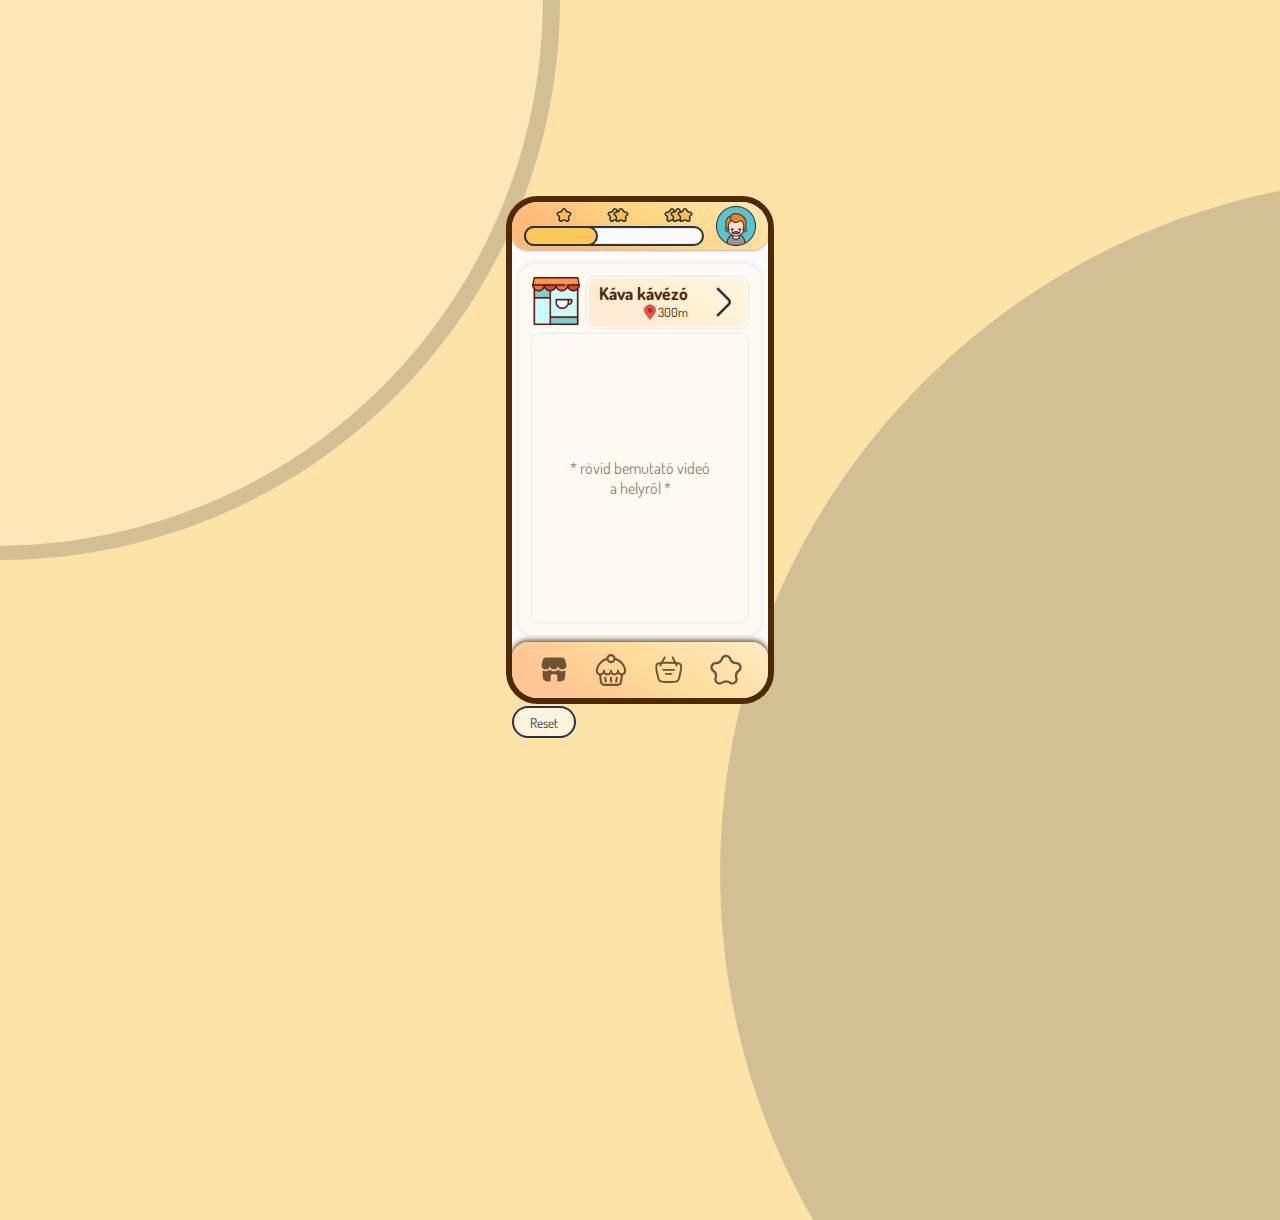
<file: index.html>
<!DOCTYPE html>
<html lang="hu">
<head>
    <meta charset="UTF-8">
    <meta name="viewport" content="width=device-width, initial-scale=1.0, user-scalable=no">
    <title>SHOPS-ForFood-MVP</title>
    <link rel="stylesheet" href="styles/style.css">
    <link rel="stylesheet" href="styles/shops.css">
    <link rel="icon" type="image/x-icon" href="assets/kava-kavezo.png">

    <meta property="og:title" content="ForFood MVP">
    <meta property="og:image" content="assets/opengraph-img.png">
</head>
<body>
    <div class="center">
        <div class="content">

            <header class="gradient">
                <div class="progress-holder">
                    <div class="stars">
                        <img src="assets/progress-star.svg" alt="">
                        <img src="assets/progress-star.svg" alt="">
                        <img src="assets/progress-star.svg" alt="">
                        <img src="assets/progress-star.svg" alt="">
                        <img src="assets/progress-star.svg" alt="">
                        <img src="assets/progress-star.svg" alt="">
                    </div>
                    <div class="progress-bar">
                        <div class="progress"></div>
                    </div>
                </div>
                <img class="profile-pic" src="assets/profile.svg" alt="">
            </header>
            
            <main>
                <ul>
                    <li>
                        <div class="head">
                            <img class="shop-profile" src="assets/kava-kavezo.png" alt="">
                            <a class="shop-a bg gradient-tr" href="html/kavakavezo.html">
                                <div>
                                    <h2>Káva kávézó</h2>
                                    <div class="pin-holder">
                                        <img class="pin" src="assets/pin.svg" alt="">
                                        <p>300m</p>
                                    </div>
                                </div>
                                <img class="arrow" src="assets/arrow.svg" alt="">
                            </a>
                        </div>
                        <div class="video bg">
                            <!-- <img src="assets/play.svg" alt=""> -->
                            <p>* rövid bemutató videó<br>a helyről *</p>
                        </div>
                    </li>

                    <li>
                        <div class="head">
                            <img class="shop-profile" src="assets/sususutijei.png" alt="">
                            <a class="shop-a bg gradient-tr" href="html/sususutijei.html">
                                <div>
                                    <h2>Süsü Sütijei</h2>
                                    <div class="pin-holder">
                                        <img class="pin" src="assets/pin.svg" alt="">
                                        <p>800m</p>
                                    </div>
                                </div>
                                <img class="arrow" src="assets/arrow.svg" alt="">
                            </a>
                        </div>
                        <div class="video bg">
                            <!-- <img src="assets/play.svg" alt=""> -->
                            <p>* rövid bemutató videó<br>a helyről *</p>
                        </div>
                    </li>

                    <li>
                        <div class="head">
                            <img class="shop-profile" src="assets/pentekpekseg.svg" alt="">
                            <a class="shop-a bg gradient-tr" href="html/sususutijei.html">
                                <div>
                                    <h2>Péntek Péke</h2>
                                    <div class="pin-holder">
                                        <img class="pin" src="assets/pin.svg" alt="">
                                        <p>900m</p>
                                    </div>
                                </div>
                                <img class="arrow" src="assets/arrow.svg" alt="">
                            </a>
                        </div>
                        <div class="video bg">
                            <!-- <img src="assets/play.svg" alt=""> -->
                            <p>* rövid bemutató videó<br>a helyről *</p>
                        </div>
                    </li>

                    <li>
                        <div class="head">
                            <img class="shop-profile" src="assets/fagyosfagyik.svg" alt="">
                            <a class="shop-a bg gradient-tr" href="html/sususutijei.html">
                                <div>
                                    <h2>Fagyos Fagyik</h2>
                                    <div class="pin-holder">
                                        <img class="pin" src="assets/pin.svg" alt="">
                                        <p>300m</p>
                                    </div>
                                </div>
                                <img class="arrow" src="assets/arrow.svg" alt="">
                            </a>
                        </div>
                        <div class="video bg">
                            <!-- <img src="assets/play.svg" alt=""> -->
                            <p>* rövid bemutató videó<br>a helyről *</p>
                        </div>
                    </li>

                    <li>
                        <div class="head">
                            <img class="shop-profile" src="assets/kincsokisboltja.svg" alt="">
                            <a class="shop-a bg gradient-tr" href="html/sususutijei.html">
                                <div>
                                    <h2>Kin Kisboltja</h2>
                                    <div class="pin-holder">
                                        <img class="pin" src="assets/pin.svg" alt="">
                                        <p>300m</p>
                                    </div>
                                </div>
                                <img class="arrow" src="assets/arrow.svg" alt="">
                            </a>
                        </div>
                        <div class="video bg">
                            <!-- <img src="assets/play.svg" alt=""> -->
                            <p>* rövid bemutató videó<br>a helyről *</p>
                        </div>
                    </li>

                </ul>
            </main>

            <div class="navbar gradient">
                <a href="index.html"><img src="assets/shops-s.svg" alt=""></a>
                <a href="html/goods.html"><img src="assets/goods.svg" alt=""></a>
                <a href="html/cart.html"><img src="assets/cart.svg" alt=""></a>
                <a href="html/star.html"><img src="assets/star.svg" alt=""></a>
            </div>
        </div>
    </div>

    <img class="absolute semicircle" src="assets/semicircular.svg" alt="">
    <img class="absolute circle" src="assets/semicircle.svg" alt="">

    <script src="app.js"></script>
</body>
</html>
</file>
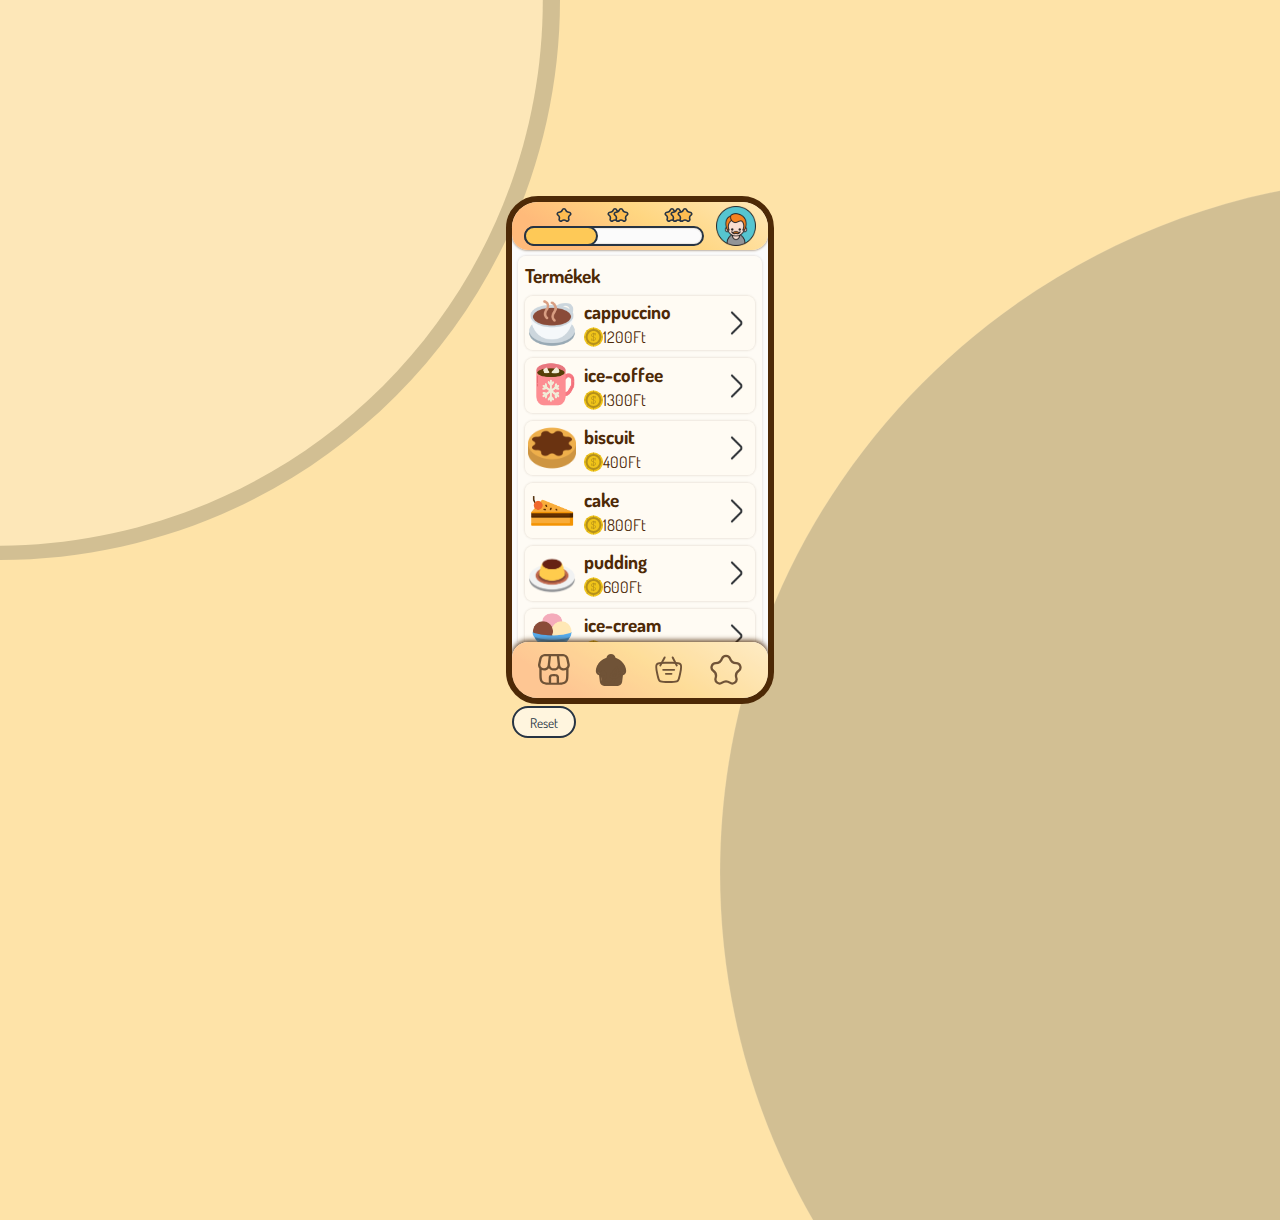
<file: html/goods.html>
<!DOCTYPE html>
<html lang="hu">
<head>
    <meta charset="UTF-8">
    <meta name="viewport" content="width=device-width, initial-scale=1.0, user-scalable=no">
    <title>GOODS-ForFood-MVP</title>
    <link rel="stylesheet" href="../styles/style.css">
    <link rel="stylesheet" href="../styles/goods.css">
    <link rel="icon" type="image/x-icon" href="../assets/kava-kavezo.png">
</head>
<body>
    <div class="center">
        <div class="content">
            <header class="gradient">
                <div class="progress-holder">
                    <div class="stars">
                        <img src="../assets/progress-star.svg" alt="">
                        <img src="../assets/progress-star.svg" alt="">
                        <img src="../assets/progress-star.svg" alt="">
                        <img src="../assets/progress-star.svg" alt="">
                        <img src="../assets/progress-star.svg" alt="">
                        <img src="../assets/progress-star.svg" alt="">
                    </div>
                    <div class="progress-bar">
                        <div class="progress"></div>
                    </div>
                </div>
                <img class="profile-pic" src="../assets/profile.svg" alt="">
            </header>

            <div class="scrollable">
                <main class="bg">
                    <h2>Termékek</h2>
                    <div class="goods-holder">
                        <a class="product bg" href="good.html?g=cappuccino">
                            <img class="product-img" src="../assets/cappuccino.png" alt="">
                            <div class="product-info">
                                <h2>cappuccino</h2>
                                <div class="price">
                                    <img class="coin" src="../assets/coin.svg" alt="">
                                    <p>1200Ft</p>
                                </div>
                            </div>
                            <img class="arrow" src="../assets/arrow.svg" alt="">
                        </a>
                        <a class="product bg" href="good.html?g=ice-coffee">
                            <img class="product-img" src="../assets/ice-coffee.png" alt="">
                            <div class="product-info">
                                <h2>ice-coffee</h2>
                                <div class="price">
                                    <img class="coin" src="../assets/coin.svg" alt="">
                                    <p>1300Ft</p>
                                </div>
                            </div>
                            <img class="arrow" src="../assets/arrow.svg" alt="">
                        </a>
                        <a class="product bg" href="good.html?g=biscuit">
                            <img class="product-img" src="../assets/biscuit.png" alt="">
                            <div class="product-info">
                                <h2>biscuit</h2>
                                <div class="price">
                                    <img class="coin" src="../assets/coin.svg" alt="">
                                    <p>400Ft</p>
                                </div>
                            </div>
                            <img class="arrow" src="../assets/arrow.svg" alt="">
                        </a>
                        <a class="product bg" href="good.html?g=cake">
                            <img class="product-img" src="../assets/cake.png" alt="">
                            <div class="product-info">
                                <h2>cake</h2>
                                <div class="price">
                                    <img class="coin" src="../assets/coin.svg" alt="">
                                    <p>1800Ft</p>
                                </div>
                            </div>
                            <img class="arrow" src="../assets/arrow.svg" alt="">
                        </a>
                        <a class="product bg" href="good.html?g=pudding">
                            <img class="product-img" src="../assets/pudding.png" alt="">
                            <div class="product-info">
                                <h2>pudding</h2>
                                <div class="price">
                                    <img class="coin" src="../assets/coin.svg" alt="">
                                    <p>600Ft</p>
                                </div>
                            </div>
                            <img class="arrow" src="../assets/arrow.svg" alt="">
                        </a>
                        <a class="product bg" href="good.html?g=ice-cream">
                            <img class="product-img" src="../assets/ice-cream.png" alt="">
                            <div class="product-info">
                                <h2>ice-cream</h2>
                                <div class="price">
                                    <img class="coin" src="../assets/coin.svg" alt="">
                                    <p>1400Ft</p>
                                </div>
                            </div>
                            <img class="arrow" src="../assets/arrow.svg" alt="">
                        </a>
                        <div class="product bg">
                            <img class="product-img" src="../assets/cookie.png" alt="">
                            <div class="product-info">
                                <h2>cookie</h2>
                                <div class="price">
                                    <img class="coin" src="../assets/coin.svg" alt="">
                                    <p>700Ft</p>
                                </div>
                            </div>
                            <img class="arrow" src="../assets/arrow.svg" alt="">
                        </div>
                        <div class="product bg">
                            <img class="product-img" src="../assets/dango.png" alt="">
                            <div class="product-info">
                                <h2>dango</h2>
                                <div class="price">
                                    <img class="coin" src="../assets/coin.svg" alt="">
                                    <p>800Ft</p>
                                </div>
                            </div>
                            <img class="arrow" src="../assets/arrow.svg" alt="">
                        </div>
                        <div class="product bg">
                            <img class="product-img" src="../assets/cherry.png" alt="">
                            <div class="product-info">
                                <h2>cherry-cream</h2>
                                <div class="price">
                                    <img class="coin" src="../assets/coin.svg" alt="">
                                    <p>1400Ft</p>
                                </div>
                            </div>
                            <img class="arrow" src="../assets/arrow.svg" alt="">
                        </div>
                        <div class="product bg">
                            <img class="product-img" src="../assets/cupcake.png" alt="">
                            <div class="product-info">
                                <h2>cupcake</h2>
                                <div class="price">
                                    <img class="coin" src="../assets/coin.svg" alt="">
                                    <p>1100Ft</p>
                                </div>
                            </div>
                            <img class="arrow" src="../assets/arrow.svg" alt="">
                        </div>
                    </div>
                    <h2 class="margin-top">Váltsd be csillagjaidat!</h2>
                    <a class="product bg" href="star.html">
                        <img class="product-img" src="../assets/biscuit.png" alt="">
                        <div class="product-info">
                            <h2>biscuit</h2>
                            <div class="price">
                                <img class="coin" src="../assets/progress-star.svg" alt="">
                                <p>80</p>
                            </div>
                        </div>
                        <img class="arrow" src="../assets/arrow.svg" alt="">
                    </a>
                    <a class="product bg" href="star.html">
                        <img class="product-img" src="../assets/pudding.png" alt="">
                        <div class="product-info">
                            <h2>pudding</h2>
                            <div class="price">
                                <img class="coin" src="../assets/progress-star.svg" alt="">
                                <p>120</p>
                            </div>
                        </div>
                        <img class="arrow" src="../assets/arrow.svg" alt="">
                    </a>
                </main>
            </div>

            <div class="navbar gradient">
                <a href="../index.html"><img src="../assets/shops.svg" alt=""></a>
                <a href="goods.html"><img src="../assets/goods-s.svg" alt=""></a>
                <a href="cart.html"><img src="../assets/cart.svg" alt=""></a>
                <a href="star.html"><img src="../assets/star.svg" alt=""></a>
            </div>
        </div>
    </div>
    <img class="absolute semicircle" src="../assets/semicircular.svg" alt="">
    <img class="absolute circle" src="../assets/semicircle.svg" alt="">

    <script src="../app.js"></script>
</body>
</html>
</file>
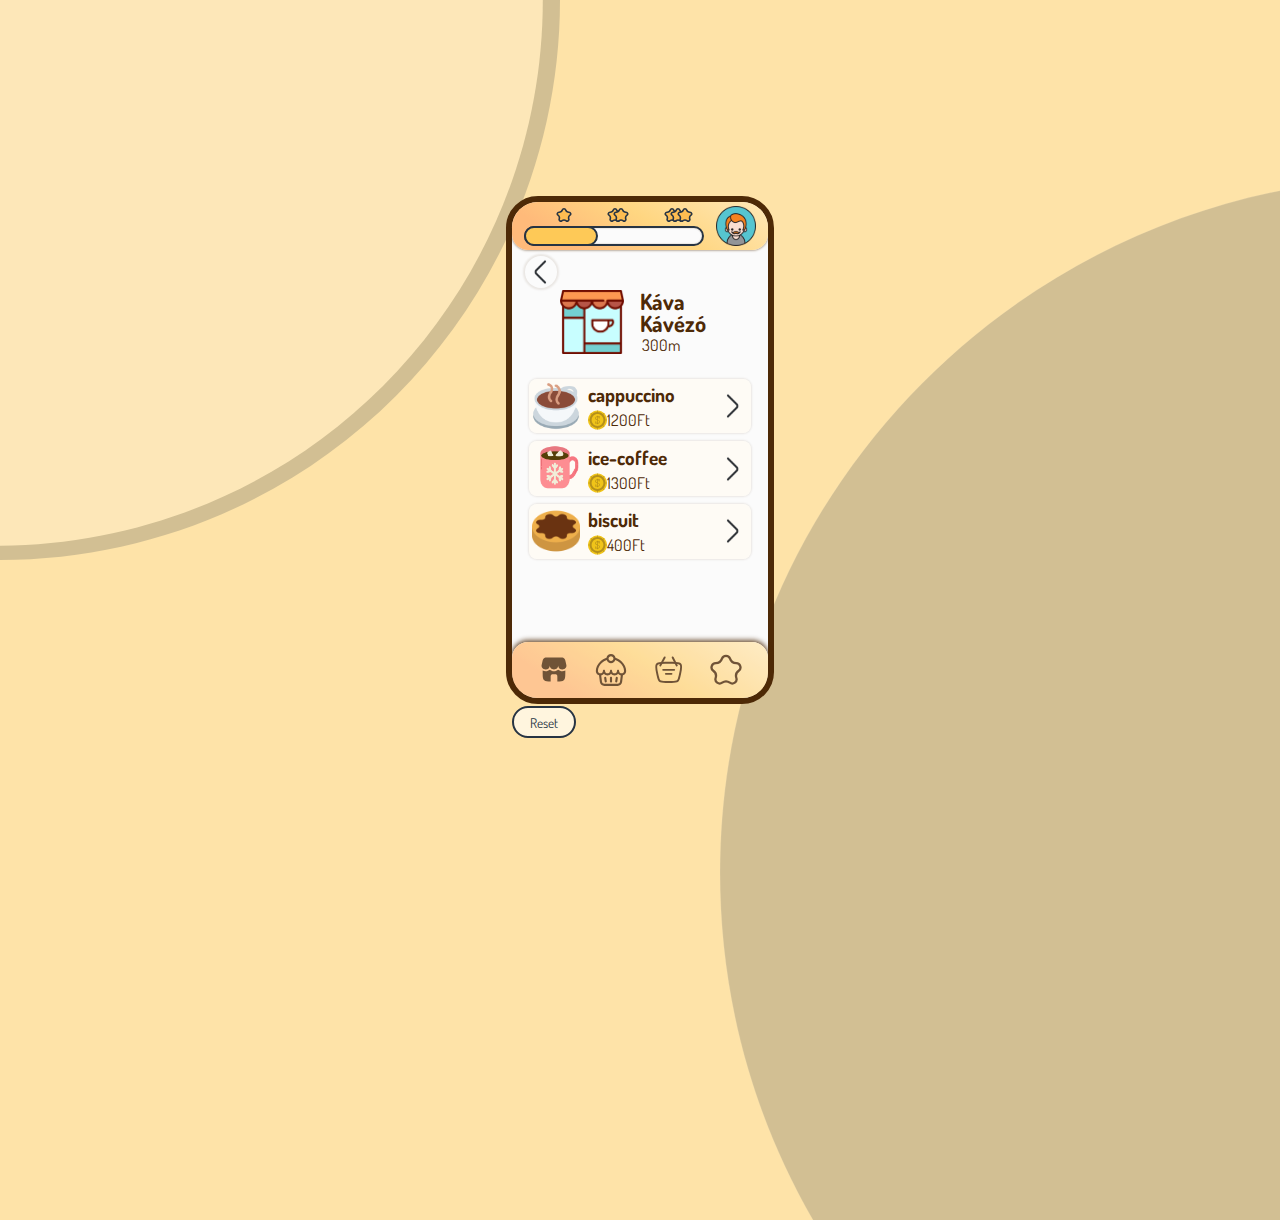
<file: html/kavakavezo.html>
<!DOCTYPE html>
<html lang="hu">
<head>
    <meta charset="UTF-8">
    <meta name="viewport" content="width=device-width, initial-scale=1.0, user-scalable=no">
    <title>SHOPS-ForFood-MVP</title>
    <link rel="stylesheet" href="../styles/style.css">
    <link rel="stylesheet" href="../styles/goods.css">
    <link rel="stylesheet" href="../styles/shop.css">
    <link rel="icon" type="image/x-icon" href="../assets/kava-kavezo.png">
</head>
<body>
    <div class="center">
        <div class="content">

            <header class="gradient">
                <div class="progress-holder">
                    <div class="stars">
                        <img src="../assets/progress-star.svg" alt="">
                        <img src="../assets/progress-star.svg" alt="">
                        <img src="../assets/progress-star.svg" alt="">
                        <img src="../assets/progress-star.svg" alt="">
                        <img src="../assets/progress-star.svg" alt="">
                        <img src="../assets/progress-star.svg" alt="">
                    </div>
                    <div class="progress-bar">
                        <div class="progress"></div>
                    </div>
                </div>
                <img class="profile-pic" src="../assets/profile.svg" alt="">
            </header>

            <main>
                <a class="go-back" href="../index.html"><img src="../assets/arrow.svg" alt=""></a>
                <div class="head">
                    <img src="../assets/kava-kavezo.png" alt="">
                    <div>
                        <h1>Káva Kávézó</h1>
                        <p>300m</p>
                    </div>
                </div>
                <div class="goods-holder">
                    <a class="product bg" href="good.html?g=cappuccino">
                        <img class="product-img" src="../assets/cappuccino.png" alt="">
                        <div class="product-info">
                            <h2>cappuccino</h2>
                            <div class="price">
                                <img class="coin" src="../assets/coin.svg" alt="">
                                <p>1200Ft</p>
                            </div>
                        </div>
                        <img class="arrow" src="../assets/arrow.svg" alt="">
                    </a>
                    <a class="product bg" href="good.html?g=ice-coffee">
                        <img class="product-img" src="../assets/ice-coffee.png" alt="">
                        <div class="product-info">
                            <h2>ice-coffee</h2>
                            <div class="price">
                                <img class="coin" src="../assets/coin.svg" alt="">
                                <p>1300Ft</p>
                            </div>
                        </div>
                        <img class="arrow" src="../assets/arrow.svg" alt="">
                    </a>
                    <a class="product bg" href="good.html?g=biscuit">
                        <img class="product-img" src="../assets/biscuit.png" alt="">
                        <div class="product-info">
                            <h2>biscuit</h2>
                            <div class="price">
                                <img class="coin" src="../assets/coin.svg" alt="">
                                <p>400Ft</p>
                            </div>
                        </div>
                        <img class="arrow" src="../assets/arrow.svg" alt="">
                    </a>
                </div>
            </main>
            
            <div class="navbar gradient">
                <a href="../index.html"><img src="../assets/shops-s.svg" alt=""></a>
                <a href="goods.html"><img src="../assets/goods.svg" alt=""></a>
                <a href="cart.html"><img src="../assets/cart.svg" alt=""></a>
                <a href="star.html"><img src="../assets/star.svg" alt=""></a>
            </div>
        </div>
    </div>

    <img class="absolute semicircle" src="../assets/semicircular.svg" alt="">
    <img class="absolute circle" src="../assets/semicircle.svg" alt="">

    <script src="../app.js"></script>
</body>
</html>
</file>
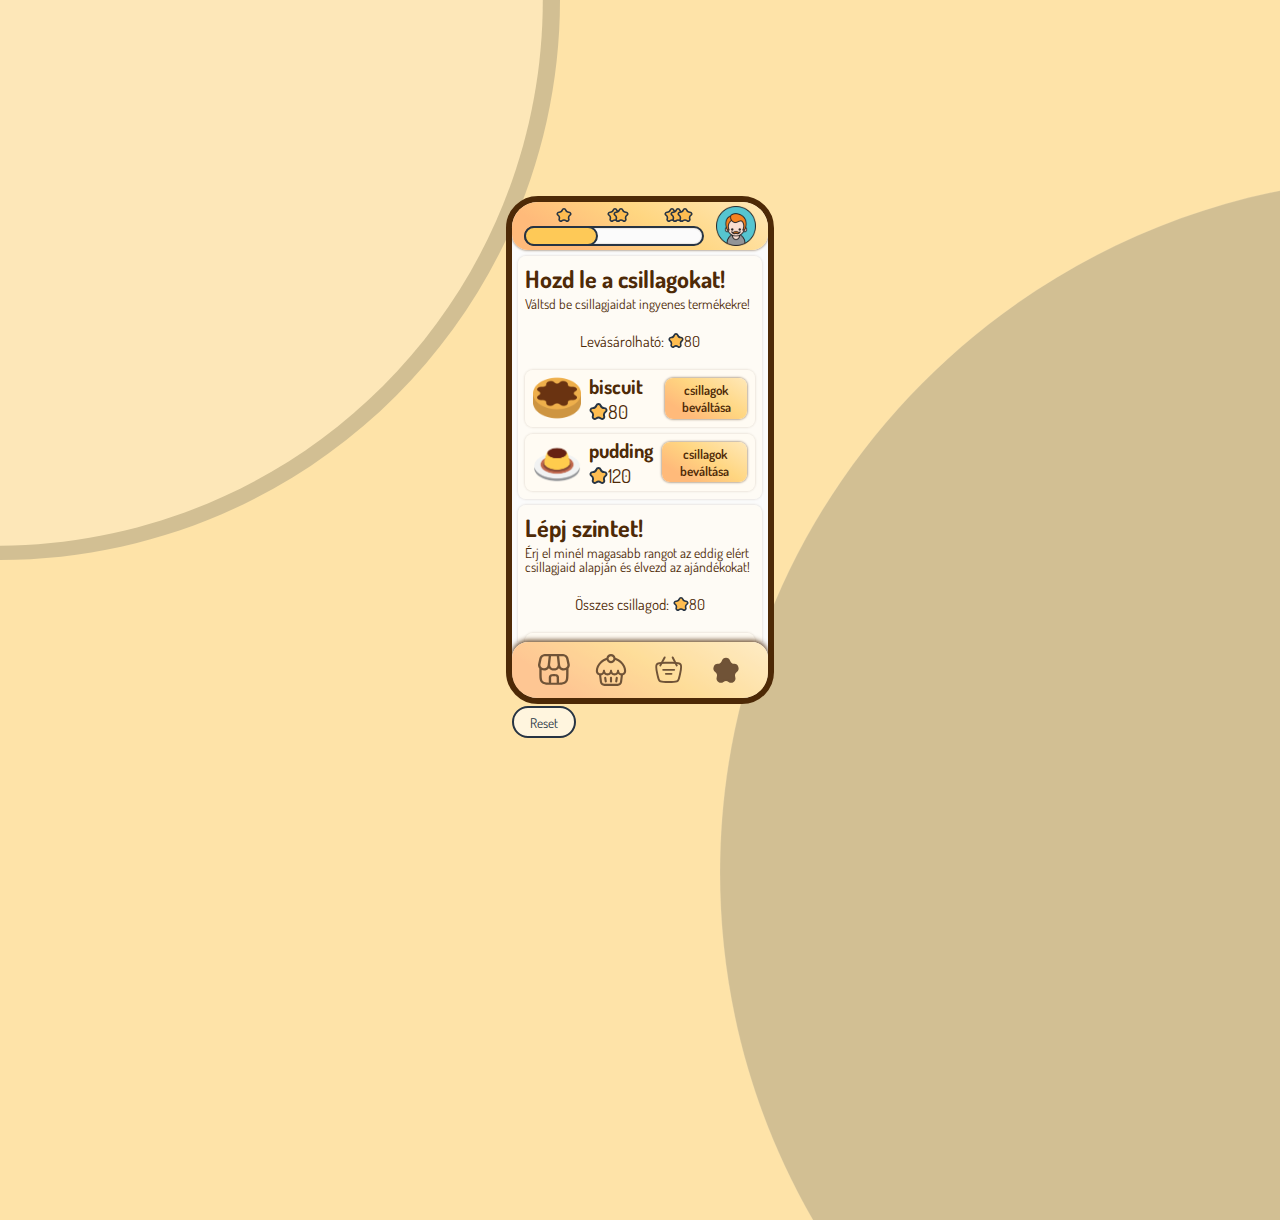
<file: html/star.html>
<!DOCTYPE html>
<html lang="hu">
<head>
    <meta charset="UTF-8">
    <meta name="viewport" content="width=device-width, initial-scale=1.0, user-scalable=no">
    <title>STAR-ForFood-MVP</title>
    <link rel="stylesheet" href="../styles/style.css">
    <link rel="stylesheet" href="../styles/star.css">
    <link rel="icon" type="image/x-icon" href="../assets/kava-kavezo.png">
</head>
<body>
    <div class="center">
        <div class="content">
            <header class="gradient">
                <div class="progress-holder">
                    <div class="stars">
                        <img src="../assets/progress-star.svg" alt="">
                        <img src="../assets/progress-star.svg" alt="">
                        <img src="../assets/progress-star.svg" alt="">
                        <img src="../assets/progress-star.svg" alt="">
                        <img src="../assets/progress-star.svg" alt="">
                        <img src="../assets/progress-star.svg" alt="">
                    </div>
                    <div class="progress-bar">
                        <div class="progress"></div>
                    </div>
                </div>
                <img class="profile-pic" src="../assets/profile.svg" alt="">
            </header>
            
            <div class="scrollable">
                <main>
                    <div class="popup inv bg succ">
                        <div class="cover"></div>
                        <p>Sikeresen megvásárolva</p>
                        <a href="star.html">
                            <img class="close" src="../assets/close.svg" alt="">
                        </a>
                    </div>
                    <div class="popup inv bg unsucc">
                        <div class="cover"></div>
                        <p>Sajnos nincs elég csillagod</p>
                        <a href="star.html">
                            <img class="close" src="../assets/close.svg" alt="">
                        </a>
                    </div>
                    <div class="free-holder bg">
                        <h2>Hozd le a csillagokat!</h2>
                        <p class="explanation">Váltsd be csillagjaidat ingyenes termékekre!</p>
                        <div class="inline">
                            <p>Levásárolható: </p>
                            <img class="inline-star" src="../assets/progress-star.svg" alt="">
                            <p class="pay-points"></p>
                        </div>
                        <div class="free-items">
                            <button onclick="getFreeItem(80)" class="free-button bg">
                                <img class="free-good" src="../assets/biscuit.png" alt="">
                                <div>
                                    <h2>biscuit</h2>
                                    <div class="right">
                                        <img class="free-star" src="../assets/progress-star.svg" alt="">
                                        <p>80</p>
                                    </div>
                                </div>
                                <div class="reedem gradient">csillagok beváltása</div>
                            </button>
                            <button onclick="getFreeItem(120)" class="free-button bg">
                                <img class="free-good" src="../assets/pudding.png" alt="">
                                <div>
                                    <h2>pudding</h2>
                                    <div class="right">
                                        <img class="free-star" src="../assets/progress-star.svg" alt="">
                                        <p>120</p>
                                    </div>
                                </div>
                                <div class="reedem gradient correct">csillagok beváltása</div>
                            </button>
                        </div>
                    </div>

                    <div class="free-holder bg">
                        <h2>Lépj szintet!</h2>
                        <p class="explanation">Érj el minél magasabb rangot az eddig elért csillagjaid alapján és élvezd az ajándékokat!</p>
                        <div class="inline">
                            <p>Összes csillagod: </p>
                            <img class="inline-star" src="../assets/progress-star.svg" alt="">
                            <p class="all-points"></p>
                        </div>
                        <div class="tiers">
                            <div class="tier bg">
                                <div>
                                    <img class="tier-star" src="../assets/progress-star.svg" alt="">
                                    <h3>Kulináris Kalandor - 100 csillag</h3>
                                </div>
                                <div>
                                    <img class="gift" src="../assets/gift.svg" alt="">
                                    <p>ingyen +100 csillag</p>
                                </div>
                                <div>
                                    <img class="gift" src="../assets/gift.svg" alt="">
                                    <p>Mostantól 1.5x annyi csillag</p>
                                </div>
                            </div>
                            <div class="tier bg">
                                <div>
                                    <img class="tier-star" src="../assets/progress-star.svg" alt="">
                                    <img class="tier-star additional-star" src="../assets/progress-star.svg" alt="">
                                    <h3>Desszert Díjas - 150 csillag</h3>
                                </div>
                                <div>
                                    <img class="gift" src="../assets/gift.svg" alt="">
                                    <p>Mostantól 2x annyi csillag</p>
                                </div>
                            </div>
                            <div class="tier bg">
                                <div>
                                    <img class="tier-star to-left" src="../assets/progress-star.svg" alt="">
                                    <img class="tier-star additional-star" src="../assets/progress-star.svg" alt="">
                                    <img class="tier-star additional-star" src="../assets/progress-star.svg" alt="">
                                    <h3>Gasztronómiai Gróf - 200 csillag</h3>
                                </div>
                                <div>
                                    <img class="gift" src="../assets/gift.svg" alt="">
                                    <p>Mostantól 2.5x annyi csillag</p>
                                </div>
                            </div>
                        </div>
                    </div>
                </main>
            </div>

            <div class="navbar gradient">
                <a href="../index.html"><img src="../assets/shops.svg" alt=""></a>
                <a href="goods.html"><img src="../assets/goods.svg" alt=""></a>
                <a href="cart.html"><img src="../assets/cart.svg" alt=""></a>
                <a href="star.html"><img src="../assets/star-s.svg" alt=""></a>
            </div>
        </div>
    </div>
    <img class="absolute semicircle" src="../assets/semicircular.svg" alt="">
    <img class="absolute circle" src="../assets/semicircle.svg" alt="">

    <script src="../app.js"></script>
    <script>
        function getFreeItem(price){
            if(localPoints >= price){
                localPoints -= price;
                localStorage.setItem('points', localPoints);
                payPoints.innerText = localPoints;
                succ.classList.remove('inv');
            } else {
                unsucc.classList.remove('inv');
            }
        }

        var localPoints = localStorage.getItem('points') || 80;
        var allPoints = localStorage.getItem('allpoints') || 80;

        const payPoints = document.querySelector('.pay-points');
        payPoints.innerText = localPoints;

        const allPointsP = document.querySelector('.all-points');
        allPointsP.innerText = allPoints;

        const succ = document.querySelector('.succ');
        const unsucc = document.querySelector('.unsucc');

    </script>
</body>
</html>
</file>
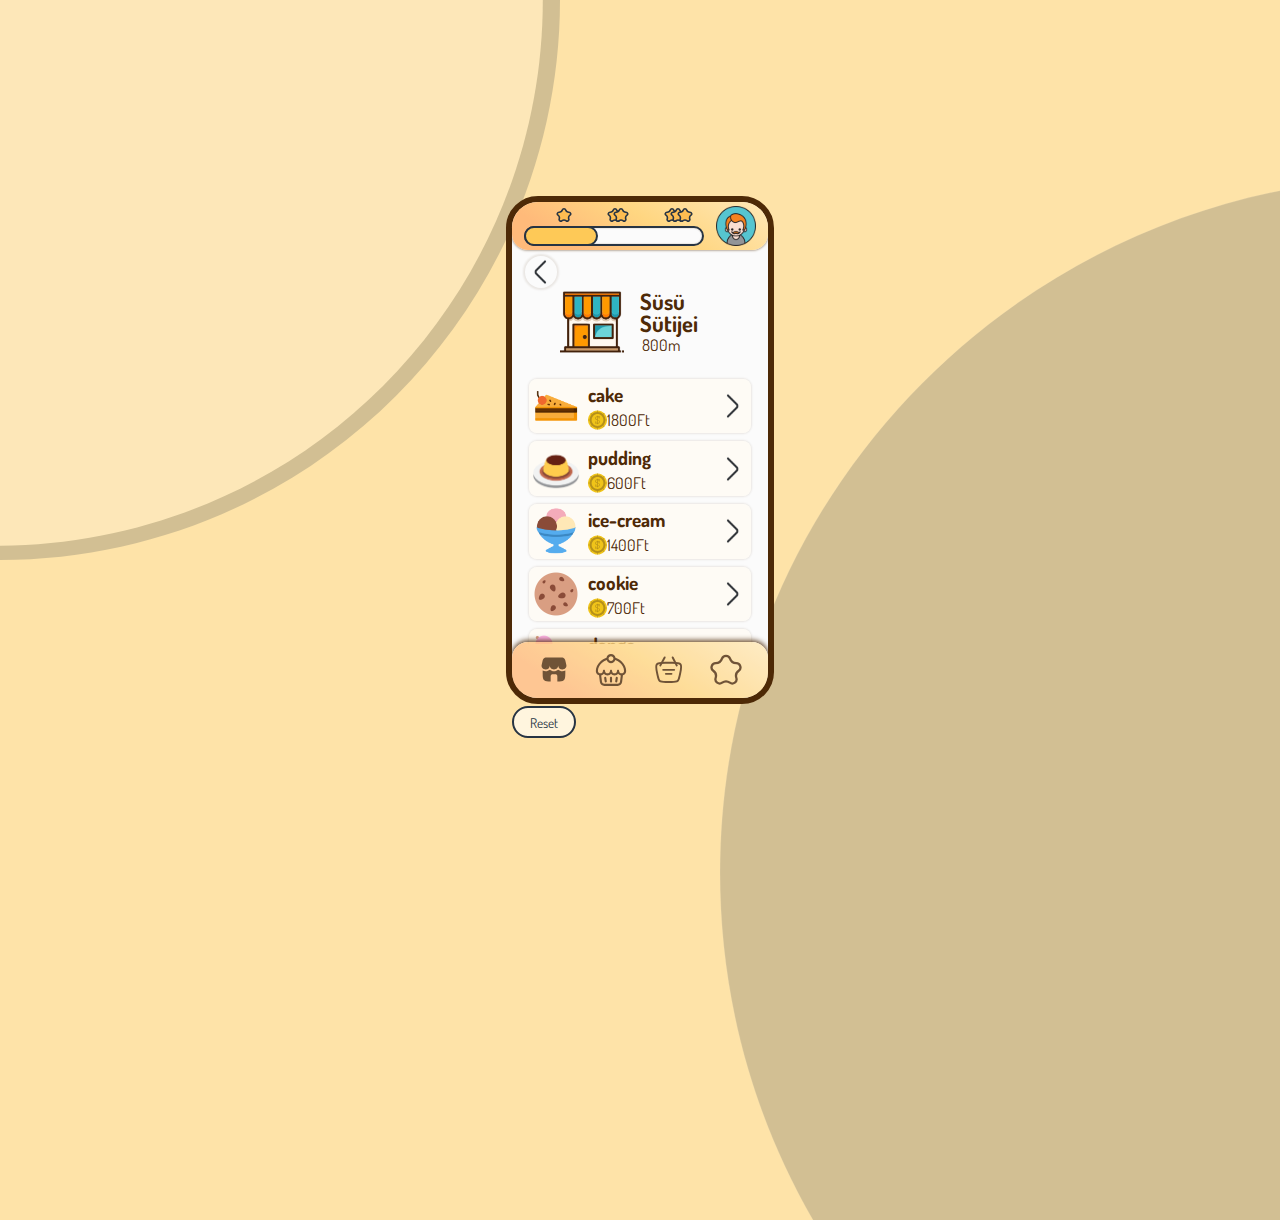
<file: html/sususutijei.html>
<!DOCTYPE html>
<html lang="hu">
<head>
    <meta charset="UTF-8">
    <meta name="viewport" content="width=device-width, initial-scale=1.0, user-scalable=no">
    <title>SHOPS-ForFood-MVP</title>
    <link rel="stylesheet" href="../styles/style.css">
    <link rel="stylesheet" href="../styles/goods.css">
    <link rel="stylesheet" href="../styles/shop.css">
    <link rel="icon" type="image/x-icon" href="../assets/kava-kavezo.png">
</head>
<body>
    <div class="center">
        <div class="content">

            <header class="gradient">
                <div class="progress-holder">
                    <div class="stars">
                        <img src="../assets/progress-star.svg" alt="">
                        <img src="../assets/progress-star.svg" alt="">
                        <img src="../assets/progress-star.svg" alt="">
                        <img src="../assets/progress-star.svg" alt="">
                        <img src="../assets/progress-star.svg" alt="">
                        <img src="../assets/progress-star.svg" alt="">
                    </div>
                    <div class="progress-bar">
                        <div class="progress"></div>
                    </div>
                </div>
                <img class="profile-pic" src="../assets/profile.svg" alt="">
            </header>

            <main class="scrollable">
                <a class="go-back" href="../index.html"><img src="../assets/arrow.svg" alt=""></a>
                <div class="head">
                    <img src="../assets/sususutijei.png" alt="">
                    <div>
                        <h1>Süsü Sütijei</h1>
                        <p>800m</p>
                    </div>
                </div>
                <a class="product bg" href="good.html?g=cake">
                    <img class="product-img" src="../assets/cake.png" alt="">
                    <div class="product-info">
                        <h2>cake</h2>
                        <div class="price">
                            <img class="coin" src="../assets/coin.svg" alt="">
                            <p>1800Ft</p>
                        </div>
                    </div>
                    <img class="arrow" src="../assets/arrow.svg" alt="">
                </a>
                <a class="product bg" href="good.html?g=pudding">
                    <img class="product-img" src="../assets/pudding.png" alt="">
                    <div class="product-info">
                        <h2>pudding</h2>
                        <div class="price">
                            <img class="coin" src="../assets/coin.svg" alt="">
                            <p>600Ft</p>
                        </div>
                    </div>
                    <img class="arrow" src="../assets/arrow.svg" alt="">
                </a>
                <a class="product bg" href="good.html?g=ice-cream">
                    <img class="product-img" src="../assets/ice-cream.png" alt="">
                    <div class="product-info">
                        <h2>ice-cream</h2>
                        <div class="price">
                            <img class="coin" src="../assets/coin.svg" alt="">
                            <p>1400Ft</p>
                        </div>
                    </div>
                    <img class="arrow" src="../assets/arrow.svg" alt="">
                </a>
                <div class="product bg">
                    <img class="product-img" src="../assets/cookie.png" alt="">
                    <div class="product-info">
                        <h2>cookie</h2>
                        <div class="price">
                            <img class="coin" src="../assets/coin.svg" alt="">
                            <p>700Ft</p>
                        </div>
                    </div>
                    <img class="arrow" src="../assets/arrow.svg" alt="">
                </div>
                <div class="product bg">
                    <img class="product-img" src="../assets/dango.png" alt="">
                    <div class="product-info">
                        <h2>dango</h2>
                        <div class="price">
                            <img class="coin" src="../assets/coin.svg" alt="">
                            <p>800Ft</p>
                        </div>
                    </div>
                    <img class="arrow" src="../assets/arrow.svg" alt="">
                </div>
                <div class="product bg">
                    <img class="product-img" src="../assets/cherry.png" alt="">
                    <div class="product-info">
                        <h2>cherry-cream</h2>
                        <div class="price">
                            <img class="coin" src="../assets/coin.svg" alt="">
                            <p>1400Ft</p>
                        </div>
                    </div>
                    <img class="arrow" src="../assets/arrow.svg" alt="">
                </div>
                <div class="product bg">
                    <img class="product-img" src="../assets/cupcake.png" alt="">
                    <div class="product-info">
                        <h2>cupcake</h2>
                        <div class="price">
                            <img class="coin" src="../assets/coin.svg" alt="">
                            <p>1100Ft</p>
                        </div>
                    </div>
                    <img class="arrow" src="../assets/arrow.svg" alt="">
                </div>
            </main>
            

            <div class="navbar gradient">
                <a href="../index.html"><img src="../assets/shops-s.svg" alt=""></a>
                <a href="goods.html"><img src="../assets/goods.svg" alt=""></a>
                <a href="cart.html"><img src="../assets/cart.svg" alt=""></a>
                <a href="star.html"><img src="../assets/star.svg" alt=""></a>
            </div>
        </div>
    </div>

    <img class="absolute semicircle" src="../assets/semicircular.svg" alt="">
    <img class="absolute circle" src="../assets/semicircle.svg" alt="">

    <script src="../app.js"></script>
</body>
</html>
</file>
<file: styles/style.css>
@import url('https://fonts.googleapis.com/css2?family=Dosis:wght@200..800&display=swap');

*{
    margin: 0;
    padding: 0;

    --blue: #273443;
    --red: #F64C4C;
    --orange: #F6A84C;
    --yellow: #FEC957;
    --yellow-tr: #fec95784;
    --brown: #4E2A07;
    --brown-tr: #4e2b0718;
    --brown-tr2: #4e2b075d;
    /* --creme: #FCF1DA; */
    --creme-s: #fffbf2;
    --creme: #fffbf2ba;
    --white: #FBFBFB;

    font-family: "Dosis", sans-serif;
    color: var(--brown);
}


/* ________________________________MULTIPLE USAGES__________________________________ */

.absolute{
    position: absolute;
}

.gradient{
    background: rgb(255,186,122);
    background: linear-gradient(32deg, rgba(255,186,122,1) 20%, rgba(255,214,129,1) 55%, rgba(255,232,184,1) 100%);
    box-shadow: 0 0 2px 1px var(--brown-tr2);
}

.gradient-tr{
    background: rgb(255,186,122);
    background: linear-gradient(32deg, rgba(255,186,122,0.2573821765034139) 20%, rgba(255,214,129,0.2993989832261029) 55%, rgba(255,232,184,0.31340458546699934) 100%);
    border: 2px solid var(--creme);
}
/* _______________________________REGULAR____________________________ */

body{
    overflow: hidden;
    background-color: var(--yellow-tr);
}

.center{
    display: flex;
    justify-content: center;
    align-items: center;
    height: 100vh;
}

.content{
    width: 16rem;
    height: 31rem;
    border-radius: 2rem;
    background-color: var(--white);
    border: 0.4rem solid var(--brown);
    position: relative;
}

.semicircle, .circle{
    opacity: 0.2;
    z-index: -100;
}

.semicircle{
    top: -35rem;
    left: 0;
    width: 35rem;
}

.circle{
    bottom: -20rem;
    right: 0;
    width: 35rem;
}

.navbar{
    position: absolute;
    bottom: 0;
    left: 0;
    width: 100%;
    height: 3.5rem;
    border-radius: 1.6rem;
    border-top-right-radius: 1rem;
    border-top-left-radius: 1rem;
    opacity: 0.8;
    display: flex;
    justify-content: space-evenly;
    align-items: center;
    box-shadow: 0px -1px 5px 1px var(--brown);
}

.navbar a img{
    margin-top: 3px;
    width: 2rem;
}

header{
    height: 3rem;
    background-color: red;
    border-radius: 1.6rem;
    border-bottom-left-radius: 1rem;
    border-bottom-right-radius: 1rem;
    box-shadow: 0px 1px 5px 1px var(--brown);
    display: flex;
    justify-content: space-evenly;
    align-items: center;
}

header:hover{
    cursor: pointer;
}

.margin-top{
    margin-top: 1rem;
}

.stars img{
    width: 1rem
}

.stars img:nth-child(1){ margin-left: 2rem; }
.stars img:nth-child(2){ margin-left: 2rem; }
.stars img:nth-child(3){ margin-left: -0.8rem; }
.stars img:nth-child(4){ margin-left: 2rem; }
.stars img:nth-child(5){ margin-left: -0.8rem; }
.stars img:nth-child(6){ margin-left: -0.8rem; }

.progress-bar{
    width: 11rem;
    height: 1rem;
    background-color: var(--white);
    border-radius: 1rem;
    border: 2px solid var(--blue);
    box-shadow: inset 0 0 1px 1px var(--brown-tr);
    position: relative;
}

.progress{
    position: absolute;
    top: -2px;
    left: -2px;
    height: 1rem;
    width: 40%;
    border-radius: 1rem;
    background-color: var(--yellow);
    border: 2px solid var(--blue);
}

.profile-pic{
    width: 2.5rem;
}

.reset{
    position: absolute;
    bottom: -2.5rem;
    left: 0;
    background-color: var(--creme);
    color: var(--blue);
    height: 2rem;
    width: 4rem;
    border-radius: 1rem;
    border: solid 2px var(--blue);
}

.reset:hover{
    cursor: pointer;
}

a{
    text-decoration: none;
}

a:active, a:visited, a{
    color: var(--blue);
}

.bg{
    border-radius: 0.5rem;
    box-shadow: 0 0 2px 1px var(--brown-tr);
    background-color: var(--creme);
}

.scrollable{
    overflow-x: hidden;
    overflow-y: auto;
    height: 24.5rem;
}

.scrollable::-webkit-scrollbar {
    width: 0px;
}
  
.scrollable::-webkit-scrollbar-thumb {
    background-color: transparent;
}

.go-back{
    position: absolute;
    top: 0.4rem;
    left: 0.2rem;
    height: 2rem;
    width: 2rem;
    border-radius: 50%;
    box-shadow: 0 0 2px 2px var(--brown-tr);
}

.go-back img{
    transform: rotate(180deg);
    width: 2rem;
}

.inv{
    display: none;
}

.popup{
    position: absolute;
    top: 50%;
    left: 50%;
    transform: translate(-50%, -50%);
    height: 4rem;
    width: 12rem;
    padding: 0.5rem;
    font-weight: 600;
    opacity: 0.95;
    background-color: var(--creme-s);
    text-align: center;
    font-size: 1.4rem;
    z-index: 2;
    animation-name: example;
    animation-duration: 0.5s;
}

@keyframes example {
    0%   {scale: 0;}
    25%  {scale: 1.1;}
    50%  {scale: 0.9}
    100% {scale: 1;}
}

.close{
    position: absolute;
    top: -0.3rem;
    right: -0.3rem;
    width: 1.3rem;
    padding: 0.2rem;
    border-radius: 50%;
    box-shadow: 0 0 2px 2px var(--brown-tr);
    background-color: var(--creme-s);
}

.cover{
    position: fixed;
    top: -20rem;
    left: -10rem;
    width: 35rem;
    height: 40rem;
}

.popup p{
    font-size: 1.4rem;
    font-weight: 600;
}
</file>
<file: styles/shops.css>
ul {
    list-style-type: none;
    display: inline-block;
}

li{
    margin-top: 0.9rem;
    background-color: var(--creme);
    box-shadow: 0 0 5px 1px var(--brown-tr);
    border-radius: 1rem;
    padding: 0.8rem;
}

main {
    display: flex;
    justify-content: center;
    overflow-x: hidden;
    overflow-y: auto;
    height: 24.5rem;
}

main::-webkit-scrollbar {
    width: 0px;
}
  
main::-webkit-scrollbar-thumb {
    background-color: transparent;
}

h2{
    font-size: 1.1rem;
}

.head{
    display: flex;
    justify-content: space-between;
}

.shop-profile{
    width: 3rem;
    height: 3rem;
    margin-right: 0.2rem;
}

.shop-a{
    display: flex;
    justify-content: space-between;
    background-color: var(--creme);
    padding: 0.2rem;
    padding-left: 0.6rem;
    width: 9rem;
}

.arrow{
    width: 2.5rem;
    height: 2.5rem;
}

.pin-holder{
    display: flex;
    justify-content: right;
    align-items: center;
    font-size: 0.8rem;
}

.pin{
    width: 1rem;
    height: 1rem;
}

.video{
    margin-top: 0.4rem;
    height: 2rem;
    width: 13.5rem;
    height: 18rem;
    display: flex;
    justify-content: center;
    align-items: center;
}

.video img{
    opacity: 0.4;
}

.video p{
    opacity: 0.6;
    text-align: center;
}
</file>
<file: styles/goods.css>
main{
    margin: 0.4rem;
    padding: 0.4rem;
}

h2{
    font-size: 1.2rem;
    margin-bottom: 0.2rem;
}

.goods-holder{
    margin-top: 0.5rem;
}

.product{
    display: flex;
    width: 14rem;
    margin: auto;
    margin-top: 0.5rem;
    padding: 0.2rem;
}

.product-info{
    display: flex;
    flex-direction: column;
}

.price{
    display: flex;
}

.product-img{
    width: 3rem;
    height: 3rem;
    margin-right: 0.5rem;
}

.coin{
    width: 1.2rem;
}

.arrow{
    width: 2rem;
    margin-left: auto;
}
</file>
<file: styles/shop.css>
main{
    margin-inline: 0.6rem;
    padding-top: 1rem;
    margin-top: 0;
    position: relative;
}

.scrollable{
    height: 23.2rem;
}

.head{
    margin: 1rem;
    display: flex;
    justify-content: space-between;
    padding: 0.5rem 1rem;
}

.head img{
    width: 4rem;
    height: 4rem;
}

h1{
    font-size: 1.4rem;
    margin-left: 1rem;
    line-height: 1.4rem;
}

.product{
    /* margin-right: 1rem; */
    width: 13.5rem;
}

.head div p{
    margin-left: 1.1rem;
}
</file>
<file: styles/star.css>
main{
    margin: 0.4rem;
}

h3{
    font-size: 0.9rem;
    margin: 0.5rem 0 ;
}

p{
    font-size: 0.95rem;
}

.free-items{
    margin-top: 0.4rem;
    margin-bottom: -0.3rem;
}

.free-button{
    display: flex;
    align-items: center;
    padding: 0.2rem 0.5rem;
    border: none;
    background-color: var(--creme);
    width: 100%;
    margin-bottom: 0.4rem;
}

.free-good{
    width: 3rem;
    margin-right: 0.5rem;
}

.free-button:hover{
    cursor: pointer;
}

.free-star{
    width: 1.2rem;
}

.right{
    display: flex;
    justify-content: left;
    align-items: center;
}

.right p{
    font-size: 1.2rem;
}

.tiers img{
    width: 1.5rem;
    margin-right: 0.5rem;
}

.tiers div div{
    display: flex;
    align-items: center;
}

.gift{
    margin-left: 1.4rem;
    margin-right: 0.5rem;
    margin-top: 0.2rem;
    margin-bottom: 0.2rem;
}

.tier{
    margin-top: 0.4rem;
    padding: 0.4rem;
    padding-top: 0;
}

.tier-star{
    width: 1rem !important;
}

.inline{
    display: flex;
    justify-content: center;
    align-items: center;
    padding: 0.2rem 0.4rem;
    margin: 1rem 0;
}

.inline-star{
    margin-left: 0.2rem;
    width: 1rem;
}

.reedem{
    margin-left: 1.4rem;
    width: 4rem;
    padding: 0.2rem 1rem;
    font-weight: 600;
    border-radius: 0.5rem;
}

.correct{
    margin-left: 0.6rem;
}

.explanation{
    margin-top: 0.2rem;
    line-height: 0.9rem;
    font-size: 0.85rem;
}

.free-holder{
    padding: 0.4rem;
    margin-bottom: 0.4rem;
}

.additional-star{
    margin-left: -1.2rem;
}

.to-left{
    margin-left: -0.2rem
}
</file>
